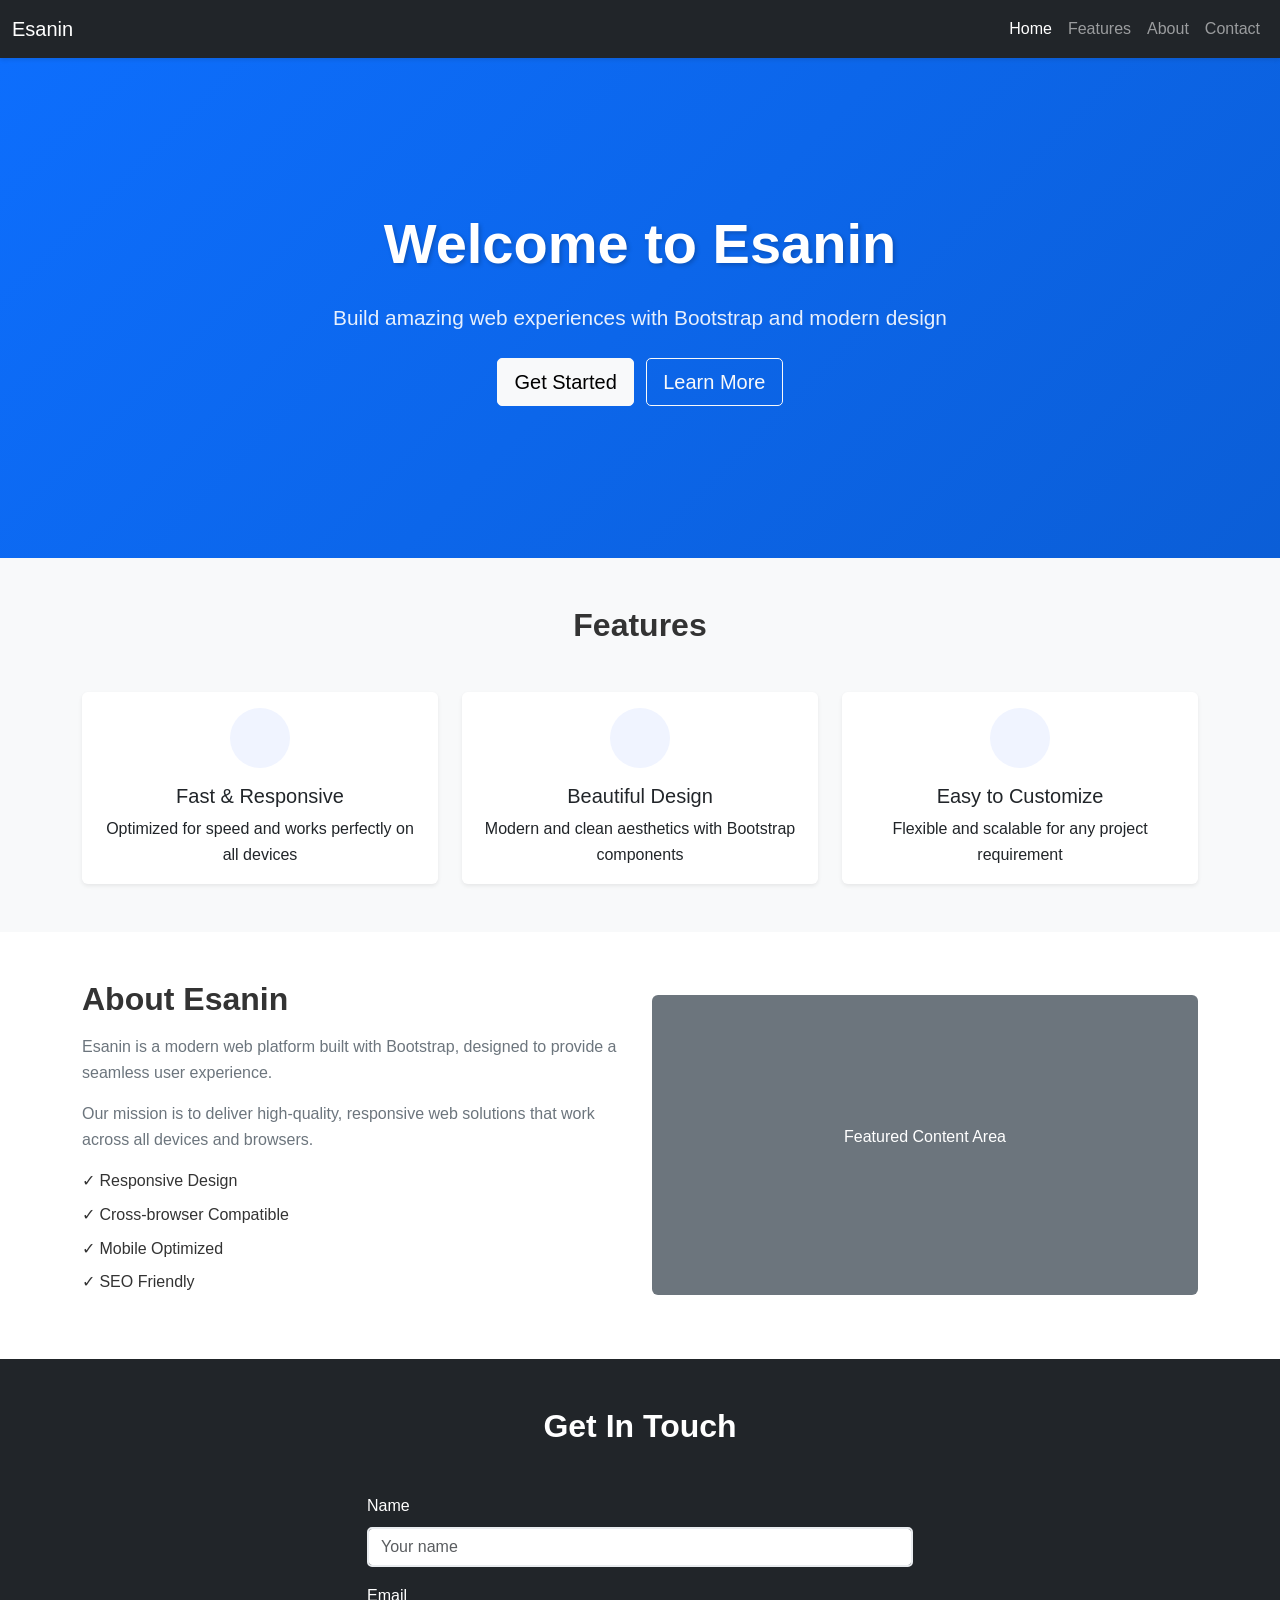
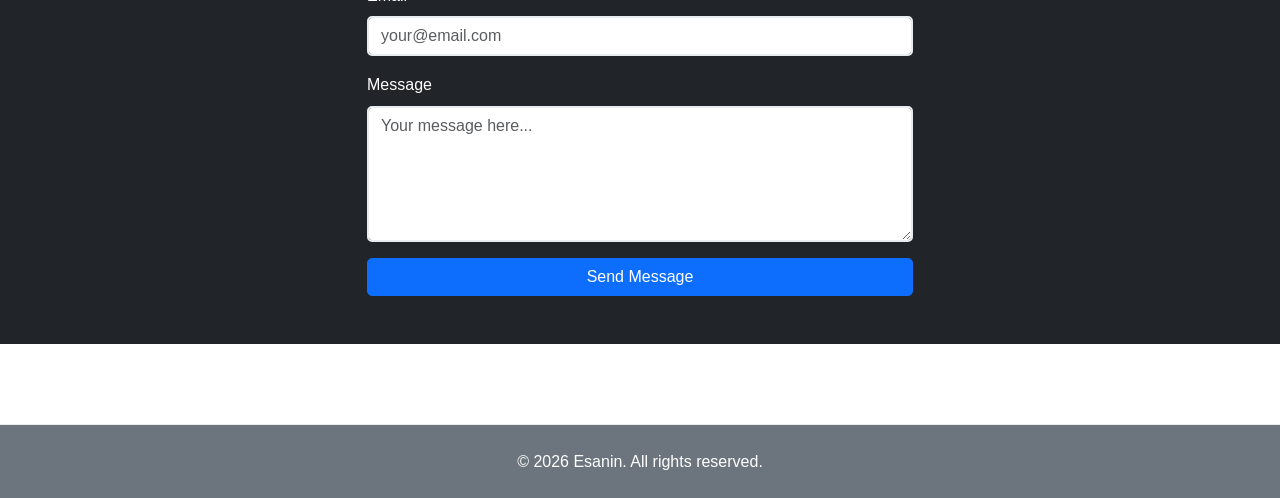
<file: index.html>
<!DOCTYPE html>
<html lang="en">
<head>
    <meta charset="UTF-8">
    <meta name="viewport" content="width=device-width, initial-scale=1.0">
    <title>Esanin - Bootstrap Site</title>
    <link href="https://cdn.jsdelivr.net/npm/bootstrap@5.3.0/dist/css/bootstrap.min.css" rel="stylesheet">
    <link rel="stylesheet" href="style.css">
</head>
<body>
    <!-- Navigation -->
    <nav class="navbar navbar-expand-lg navbar-dark bg-dark">
        <div class="container-fluid">
            <a class="navbar-brand" href="#">Esanin</a>
            <button class="navbar-toggler" type="button" data-bs-toggle="collapse" data-bs-target="#navbarNav" aria-controls="navbarNav" aria-expanded="false" aria-label="Toggle navigation">
                <span class="navbar-toggler-icon"></span>
            </button>
            <div class="collapse navbar-collapse" id="navbarNav">
                <ul class="navbar-nav ms-auto">
                    <li class="nav-item"><a class="nav-link active" href="#home">Home</a></li>
                    <li class="nav-item"><a class="nav-link" href="#features">Features</a></li>
                    <li class="nav-item"><a class="nav-link" href="#about">About</a></li>
                    <li class="nav-item"><a class="nav-link" href="#contact">Contact</a></li>
                </ul>
            </div>
        </div>
    </nav>

    <!-- Hero Section -->
    <section id="home" class="hero-section bg-primary text-white py-5">
        <div class="container text-center">
            <h1 class="display-4 fw-bold mb-4">Welcome to Esanin</h1>
            <p class="lead mb-4">Build amazing web experiences with Bootstrap and modern design</p>
            <button class="btn btn-light btn-lg me-2">Get Started</button>
            <button class="btn btn-outline-light btn-lg">Learn More</button>
        </div>
    </section>

    <!-- Features Section -->
    <section id="features" class="py-5 bg-light">
        <div class="container">
            <h2 class="text-center mb-5 fw-bold">Features</h2>
            <div class="row g-4">
                <div class="col-md-4">
                    <div class="card h-100 shadow-sm">
                        <div class="card-body text-center">
                            <div class="feature-icon mb-3">
                                <i class="bi bi-lightning" style="font-size: 2rem; color: #0d6efd;"></i>
                            </div>
                            <h5 class="card-title">Fast & Responsive</h5>
                            <p class="card-text">Optimized for speed and works perfectly on all devices</p>
                        </div>
                    </div>
                </div>
                <div class="col-md-4">
                    <div class="card h-100 shadow-sm">
                        <div class="card-body text-center">
                            <div class="feature-icon mb-3">
                                <i class="bi bi-palette" style="font-size: 2rem; color: #0d6efd;"></i>
                            </div>
                            <h5 class="card-title">Beautiful Design</h5>
                            <p class="card-text">Modern and clean aesthetics with Bootstrap components</p>
                        </div>
                    </div>
                </div>
                <div class="col-md-4">
                    <div class="card h-100 shadow-sm">
                        <div class="card-body text-center">
                            <div class="feature-icon mb-3">
                                <i class="bi bi-gear" style="font-size: 2rem; color: #0d6efd;"></i>
                            </div>
                            <h5 class="card-title">Easy to Customize</h5>
                            <p class="card-text">Flexible and scalable for any project requirement</p>
                        </div>
                    </div>
                </div>
            </div>
        </div>
    </section>

    <!-- About Section -->
    <section id="about" class="py-5">
        <div class="container">
            <div class="row align-items-center">
                <div class="col-lg-6 mb-4 mb-lg-0">
                    <h2 class="fw-bold mb-3">About Esanin</h2>
                    <p class="text-muted mb-3">
                        Esanin is a modern web platform built with Bootstrap, designed to provide a seamless user experience.
                    </p>
                    <p class="text-muted mb-3">
                        Our mission is to deliver high-quality, responsive web solutions that work across all devices and browsers.
                    </p>
                    <ul class="list-unstyled">
                        <li class="mb-2">✓ Responsive Design</li>
                        <li class="mb-2">✓ Cross-browser Compatible</li>
                        <li class="mb-2">✓ Mobile Optimized</li>
                        <li class="mb-2">✓ SEO Friendly</li>
                    </ul>
                </div>
                <div class="col-lg-6">
                    <div class="bg-secondary rounded p-4" style="height: 300px; display: flex; align-items: center; justify-content: center;">
                        <p class="text-white text-center">Featured Content Area</p>
                    </div>
                </div>
            </div>
        </div>
    </section>

    <!-- Contact Section -->
    <section id="contact" class="py-5 bg-dark text-white">
        <div class="container">
            <h2 class="text-center mb-5 fw-bold">Get In Touch</h2>
            <div class="row justify-content-center">
                <div class="col-lg-6">
                    <form>
                        <div class="mb-3">
                            <label for="name" class="form-label">Name</label>
                            <input type="text" class="form-control" id="name" placeholder="Your name">
                        </div>
                        <div class="mb-3">
                            <label for="email" class="form-label">Email</label>
                            <input type="email" class="form-control" id="email" placeholder="your@email.com">
                        </div>
                        <div class="mb-3">
                            <label for="message" class="form-label">Message</label>
                            <textarea class="form-control" id="message" rows="5" placeholder="Your message here..."></textarea>
                        </div>
                        <button type="submit" class="btn btn-primary w-100">Send Message</button>
                    </form>
                </div>
            </div>
        </div>
    </section>

    <!-- Footer -->
    <footer class="bg-secondary text-white py-4 text-center">
        <div class="container">
            <p class="mb-0">&copy; 2026 Esanin. All rights reserved.</p>
        </div>
    </footer>

    <script src="https://cdn.jsdelivr.net/npm/bootstrap@5.3.0/dist/js/bootstrap.bundle.min.js"></script>
    <script src="script.js"></script>
</body>
</html>
</file>
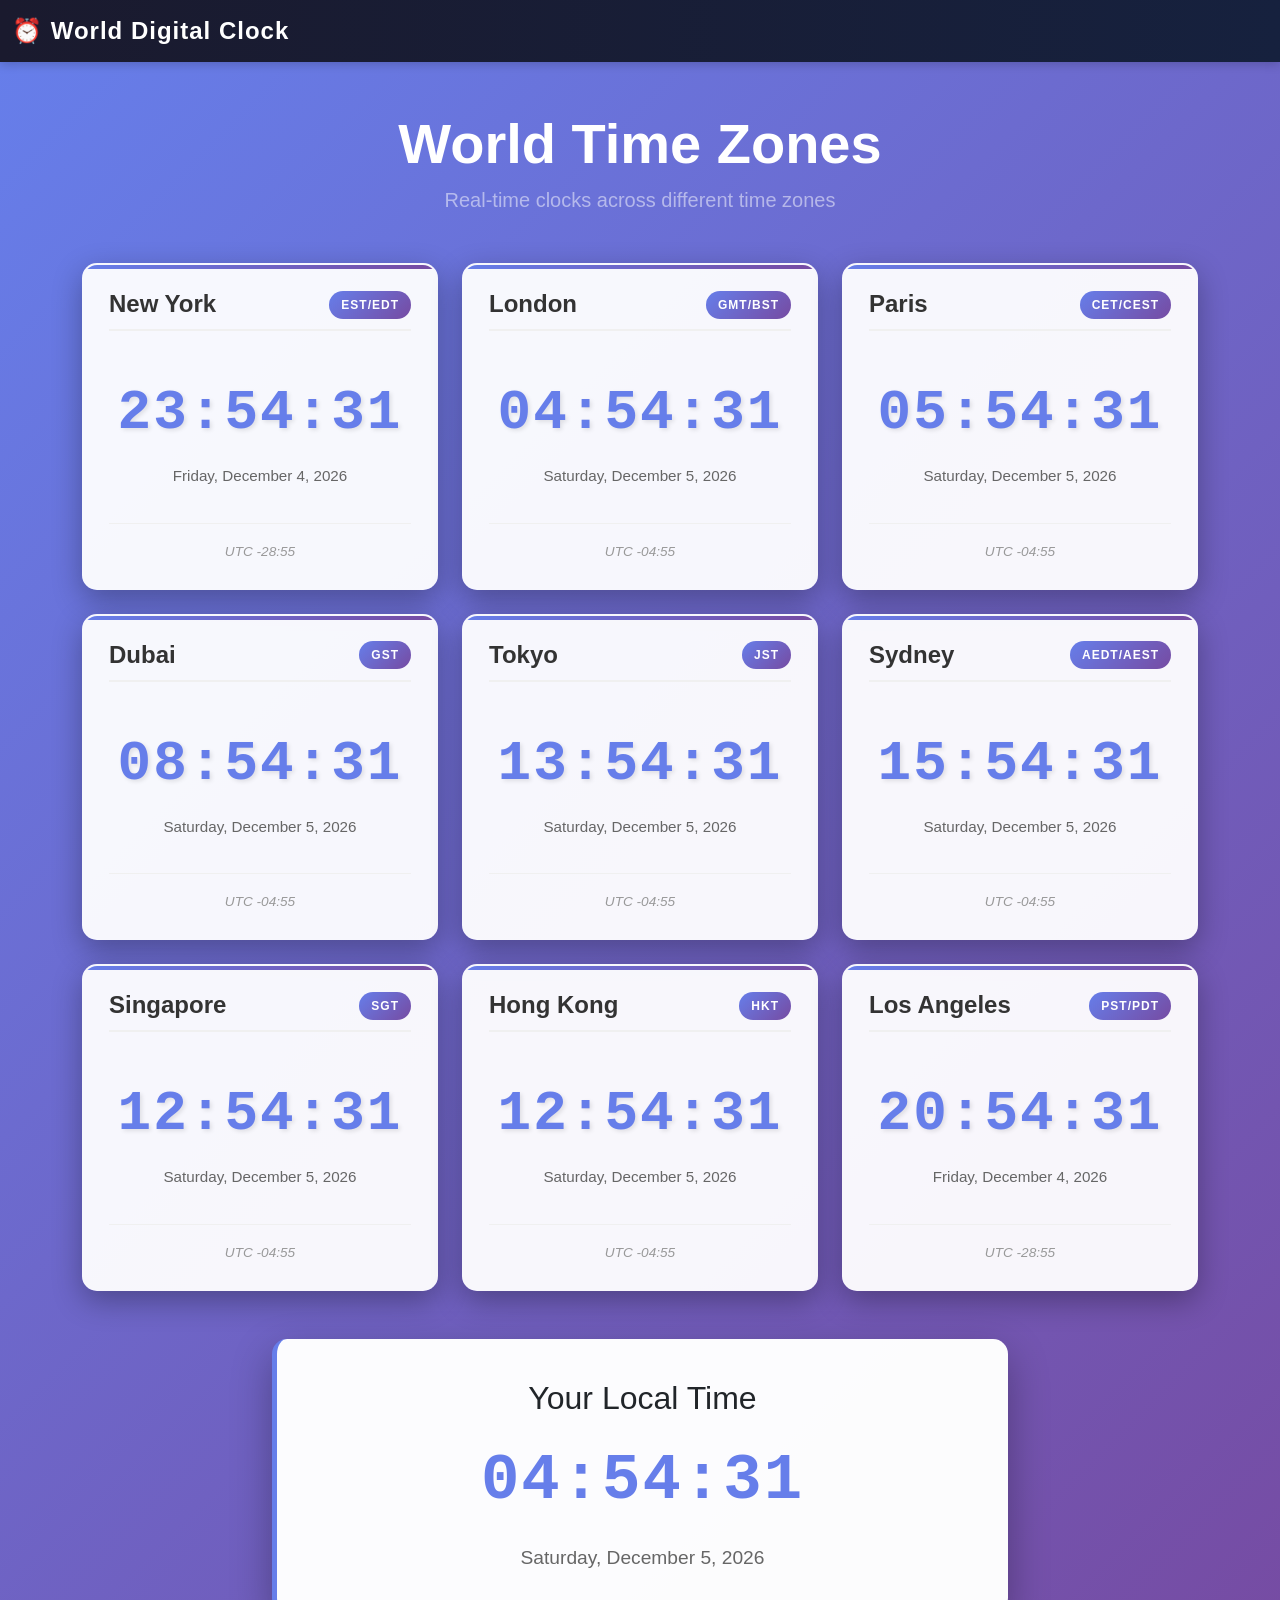
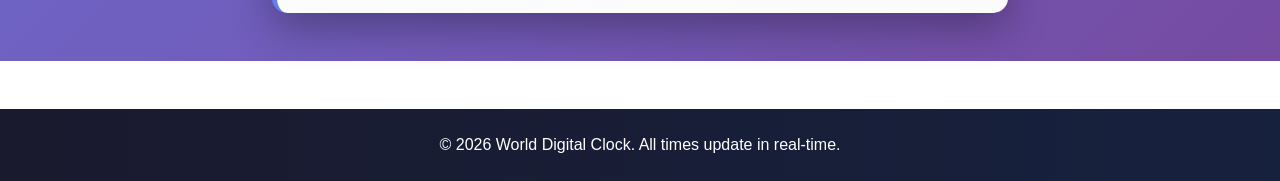
<file: clock.html>
<!DOCTYPE html>
<html lang="en">
<head>
    <meta charset="UTF-8">
    <meta name="viewport" content="width=device-width, initial-scale=1.0">
    <title>Digital Clock - World Time Zones</title>
    <link href="https://cdn.jsdelivr.net/npm/bootstrap@5.3.0/dist/css/bootstrap.min.css" rel="stylesheet">
    <link rel="stylesheet" href="clock-style.css">
</head>
<body>
    <!-- Navigation -->
    <nav class="navbar navbar-dark bg-dark">
        <div class="container-fluid">
            <a class="navbar-brand fw-bold" href="#">⏰ World Digital Clock</a>
        </div>
    </nav>

    <!-- Main Container -->
    <div class="container-fluid py-5" style="background: linear-gradient(135deg, #667eea 0%, #764ba2 100%); min-height: 100vh;">
        <div class="container">
            <!-- Header -->
            <div class="text-center mb-5">
                <h1 class="text-white display-4 fw-bold">World Time Zones</h1>
                <p class="text-white-50 fs-5">Real-time clocks across different time zones</p>
            </div>

            <!-- Clocks Grid -->
            <div class="row g-4">
                <!-- New York -->
                <div class="col-lg-4 col-md-6">
                    <div class="clock-card">
                        <div class="clock-header">
                            <h3>New York</h3>
                            <span class="timezone-badge">EST/EDT</span>
                        </div>
                        <div class="clock-display">
                            <div class="time" id="time-ny">00:00:00</div>
                            <div class="date" id="date-ny">Loading...</div>
                        </div>
                        <div class="clock-footer">
                            <small id="offset-ny"></small>
                        </div>
                    </div>
                </div>

                <!-- London -->
                <div class="col-lg-4 col-md-6">
                    <div class="clock-card">
                        <div class="clock-header">
                            <h3>London</h3>
                            <span class="timezone-badge">GMT/BST</span>
                        </div>
                        <div class="clock-display">
                            <div class="time" id="time-london">00:00:00</div>
                            <div class="date" id="date-london">Loading...</div>
                        </div>
                        <div class="clock-footer">
                            <small id="offset-london"></small>
                        </div>
                    </div>
                </div>

                <!-- Paris -->
                <div class="col-lg-4 col-md-6">
                    <div class="clock-card">
                        <div class="clock-header">
                            <h3>Paris</h3>
                            <span class="timezone-badge">CET/CEST</span>
                        </div>
                        <div class="clock-display">
                            <div class="time" id="time-paris">00:00:00</div>
                            <div class="date" id="date-paris">Loading...</div>
                        </div>
                        <div class="clock-footer">
                            <small id="offset-paris"></small>
                        </div>
                    </div>
                </div>

                <!-- Dubai -->
                <div class="col-lg-4 col-md-6">
                    <div class="clock-card">
                        <div class="clock-header">
                            <h3>Dubai</h3>
                            <span class="timezone-badge">GST</span>
                        </div>
                        <div class="clock-display">
                            <div class="time" id="time-dubai">00:00:00</div>
                            <div class="date" id="date-dubai">Loading...</div>
                        </div>
                        <div class="clock-footer">
                            <small id="offset-dubai"></small>
                        </div>
                    </div>
                </div>

                <!-- Tokyo -->
                <div class="col-lg-4 col-md-6">
                    <div class="clock-card">
                        <div class="clock-header">
                            <h3>Tokyo</h3>
                            <span class="timezone-badge">JST</span>
                        </div>
                        <div class="clock-display">
                            <div class="time" id="time-tokyo">00:00:00</div>
                            <div class="date" id="date-tokyo">Loading...</div>
                        </div>
                        <div class="clock-footer">
                            <small id="offset-tokyo"></small>
                        </div>
                    </div>
                </div>

                <!-- Sydney -->
                <div class="col-lg-4 col-md-6">
                    <div class="clock-card">
                        <div class="clock-header">
                            <h3>Sydney</h3>
                            <span class="timezone-badge">AEDT/AEST</span>
                        </div>
                        <div class="clock-display">
                            <div class="time" id="time-sydney">00:00:00</div>
                            <div class="date" id="date-sydney">Loading...</div>
                        </div>
                        <div class="clock-footer">
                            <small id="offset-sydney"></small>
                        </div>
                    </div>
                </div>

                <!-- Singapore -->
                <div class="col-lg-4 col-md-6">
                    <div class="clock-card">
                        <div class="clock-header">
                            <h3>Singapore</h3>
                            <span class="timezone-badge">SGT</span>
                        </div>
                        <div class="clock-display">
                            <div class="time" id="time-singapore">00:00:00</div>
                            <div class="date" id="date-singapore">Loading...</div>
                        </div>
                        <div class="clock-footer">
                            <small id="offset-singapore"></small>
                        </div>
                    </div>
                </div>

                <!-- Hong Kong -->
                <div class="col-lg-4 col-md-6">
                    <div class="clock-card">
                        <div class="clock-header">
                            <h3>Hong Kong</h3>
                            <span class="timezone-badge">HKT</span>
                        </div>
                        <div class="clock-display">
                            <div class="time" id="time-hongkong">00:00:00</div>
                            <div class="date" id="date-hongkong">Loading...</div>
                        </div>
                        <div class="clock-footer">
                            <small id="offset-hongkong"></small>
                        </div>
                    </div>
                </div>

                <!-- Los Angeles -->
                <div class="col-lg-4 col-md-6">
                    <div class="clock-card">
                        <div class="clock-header">
                            <h3>Los Angeles</h3>
                            <span class="timezone-badge">PST/PDT</span>
                        </div>
                        <div class="clock-display">
                            <div class="time" id="time-la">00:00:00</div>
                            <div class="date" id="date-la">Loading...</div>
                        </div>
                        <div class="clock-footer">
                            <small id="offset-la"></small>
                        </div>
                    </div>
                </div>
            </div>

            <!-- Local Time -->
            <div class="row mt-5">
                <div class="col-md-8 mx-auto">
                    <div class="local-time-card">
                        <h2 class="text-center mb-3">Your Local Time</h2>
                        <div class="text-center">
                            <div class="local-time" id="local-time">00:00:00</div>
                            <div class="local-date" id="local-date">Loading...</div>
                        </div>
                    </div>
                </div>
            </div>
        </div>
    </div>

    <!-- Footer -->
    <footer class="bg-dark text-white text-center py-4 mt-5">
        <div class="container">
            <p class="mb-0">&copy; 2026 World Digital Clock. All times update in real-time.</p>
        </div>
    </footer>

    <script src="https://cdn.jsdelivr.net/npm/bootstrap@5.3.0/dist/js/bootstrap.bundle.min.js"></script>
    <script src="clock-script.js"></script>
</body>
</html>
</file>
<file: style.css>
/* Custom Styling */

:root {
    --primary-color: #0d6efd;
    --secondary-color: #6c757d;
    --dark-color: #212529;
    --light-color: #f8f9fa;
}

* {
    margin: 0;
    padding: 0;
    box-sizing: border-box;
}

body {
    font-family: 'Segoe UI', Tahoma, Geneva, Verdana, sans-serif;
    line-height: 1.6;
    color: #333;
}

/* Hero Section */
.hero-section {
    min-height: 500px;
    display: flex;
    align-items: center;
    background: linear-gradient(135deg, #0d6efd 0%, #0b5ed7 100%);
}

.hero-section h1 {
    font-size: 3.5rem;
    text-shadow: 2px 2px 4px rgba(0, 0, 0, 0.2);
}

.hero-section p {
    font-size: 1.3rem;
    opacity: 0.9;
}

/* Feature Icons */
.feature-icon {
    display: inline-flex;
    align-items: center;
    justify-content: center;
    width: 60px;
    height: 60px;
    background-color: #f0f4ff;
    border-radius: 50%;
}

/* Card Styling */
.card {
    border: none;
    transition: transform 0.3s ease, box-shadow 0.3s ease;
}

.card:hover {
    transform: translateY(-5px);
    box-shadow: 0 10px 25px rgba(0, 0, 0, 0.1) !important;
}

/* Navigation */
.navbar {
    box-shadow: 0 2px 4px rgba(0, 0, 0, 0.1);
}

/* Buttons */
.btn {
    transition: all 0.3s ease;
    border-radius: 5px;
}

.btn:hover {
    transform: translateY(-2px);
    box-shadow: 0 5px 15px rgba(0, 0, 0, 0.2);
}

/* Form Styling */
.form-control {
    border-radius: 5px;
    border: 2px solid #e9ecef;
    transition: border-color 0.3s ease;
}

.form-control:focus {
    border-color: var(--primary-color);
    box-shadow: 0 0 0 0.2rem rgba(13, 110, 253, 0.15);
}

/* Footer */
footer {
    margin-top: 5rem;
    border-top: 1px solid #e9ecef;
}

/* Responsive */
@media (max-width: 768px) {
    .hero-section h1 {
        font-size: 2rem;
    }

    .hero-section p {
        font-size: 1rem;
    }
}

/* Animations */
@keyframes fadeInUp {
    from {
        opacity: 0;
        transform: translateY(30px);
    }
    to {
        opacity: 1;
        transform: translateY(0);
    }
}

.card {
    animation: fadeInUp 0.6s ease;
}

/* Utility Classes */
.shadow-sm {
    box-shadow: 0 0.125rem 0.25rem rgba(0, 0, 0, 0.075) !important;
}

.text-muted {
    color: #6c757d !important;
}
</file>
<file: clock-style.css>
/* Digital Clock Styling */

:root {
    --primary-gradient: linear-gradient(135deg, #667eea 0%, #764ba2 100%);
    --card-bg: rgba(255, 255, 255, 0.95);
    --shadow: 0 10px 30px rgba(0, 0, 0, 0.3);
}

* {
    margin: 0;
    padding: 0;
    box-sizing: border-box;
}

body {
    font-family: 'Segoe UI', Tahoma, Geneva, Verdana, sans-serif;
    overflow-x: hidden;
}

/* Clock Card Styling */
.clock-card {
    background: var(--card-bg);
    border-radius: 15px;
    padding: 25px;
    box-shadow: var(--shadow);
    transition: all 0.3s ease;
    border: 2px solid transparent;
    position: relative;
    overflow: hidden;
}

.clock-card::before {
    content: '';
    position: absolute;
    top: 0;
    left: 0;
    right: 0;
    height: 4px;
    background: linear-gradient(90deg, #667eea, #764ba2);
}

.clock-card:hover {
    transform: translateY(-5px);
    box-shadow: 0 15px 40px rgba(0, 0, 0, 0.4);
}

/* Clock Header */
.clock-header {
    display: flex;
    justify-content: space-between;
    align-items: center;
    margin-bottom: 20px;
    padding-bottom: 10px;
    border-bottom: 2px solid #f0f0f0;
}

.clock-header h3 {
    color: #333;
    font-weight: 700;
    font-size: 1.5rem;
    margin: 0;
}

.timezone-badge {
    background: linear-gradient(135deg, #667eea 0%, #764ba2 100%);
    color: white;
    padding: 5px 12px;
    border-radius: 20px;
    font-size: 0.75rem;
    font-weight: 600;
    text-transform: uppercase;
    letter-spacing: 1px;
}

/* Clock Display */
.clock-display {
    text-align: center;
    padding: 20px 0;
}

.time {
    font-size: 3.5rem;
    font-weight: 700;
    color: #667eea;
    font-family: 'Courier New', monospace;
    letter-spacing: 2px;
    text-shadow: 2px 2px 4px rgba(0, 0, 0, 0.1);
    margin-bottom: 10px;
}

.date {
    font-size: 0.95rem;
    color: #666;
    font-weight: 500;
}

/* Clock Footer */
.clock-footer {
    text-align: center;
    margin-top: 15px;
    padding-top: 15px;
    border-top: 1px solid #f0f0f0;
}

.clock-footer small {
    color: #999;
    font-size: 0.85rem;
    font-style: italic;
}

/* Local Time Card */
.local-time-card {
    background: rgba(255, 255, 255, 0.98);
    border-radius: 15px;
    padding: 40px;
    box-shadow: 0 15px 40px rgba(0, 0, 0, 0.3);
    border-left: 5px solid #667eea;
}

.local-time {
    font-size: 4rem;
    font-weight: 700;
    color: #667eea;
    font-family: 'Courier New', monospace;
    letter-spacing: 2px;
    margin-bottom: 15px;
}

.local-date {
    font-size: 1.2rem;
    color: #666;
    font-weight: 500;
}

/* Responsive Design */
@media (max-width: 768px) {
    .clock-card {
        padding: 20px;
    }

    .time {
        font-size: 2.5rem;
    }

    .clock-header h3 {
        font-size: 1.2rem;
    }

    .local-time {
        font-size: 2.5rem;
    }

    .local-time-card {
        padding: 25px;
    }
}

/* Animation for time updates */
@keyframes pulse {
    0% {
        opacity: 1;
    }
    50% {
        opacity: 0.8;
    }
    100% {
        opacity: 1;
    }
}

.time {
    animation: pulse 1s ease-in-out infinite;
}

/* Navbar Styling */
.navbar {
    box-shadow: 0 2px 10px rgba(0, 0, 0, 0.2);
    background: linear-gradient(90deg, #1a1a2e 0%, #16213e 100%) !important;
}

.navbar-brand {
    font-size: 1.5rem;
    letter-spacing: 1px;
}

/* Footer */
footer {
    background: linear-gradient(90deg, #1a1a2e 0%, #16213e 100%);
}

/* Scrollbar Styling */
::-webkit-scrollbar {
    width: 10px;
}

::-webkit-scrollbar-track {
    background: #f1f1f1;
}

::-webkit-scrollbar-thumb {
    background: linear-gradient(135deg, #667eea 0%, #764ba2 100%);
    border-radius: 5px;
}

::-webkit-scrollbar-thumb:hover {
    background: #667eea;
}
</file>
